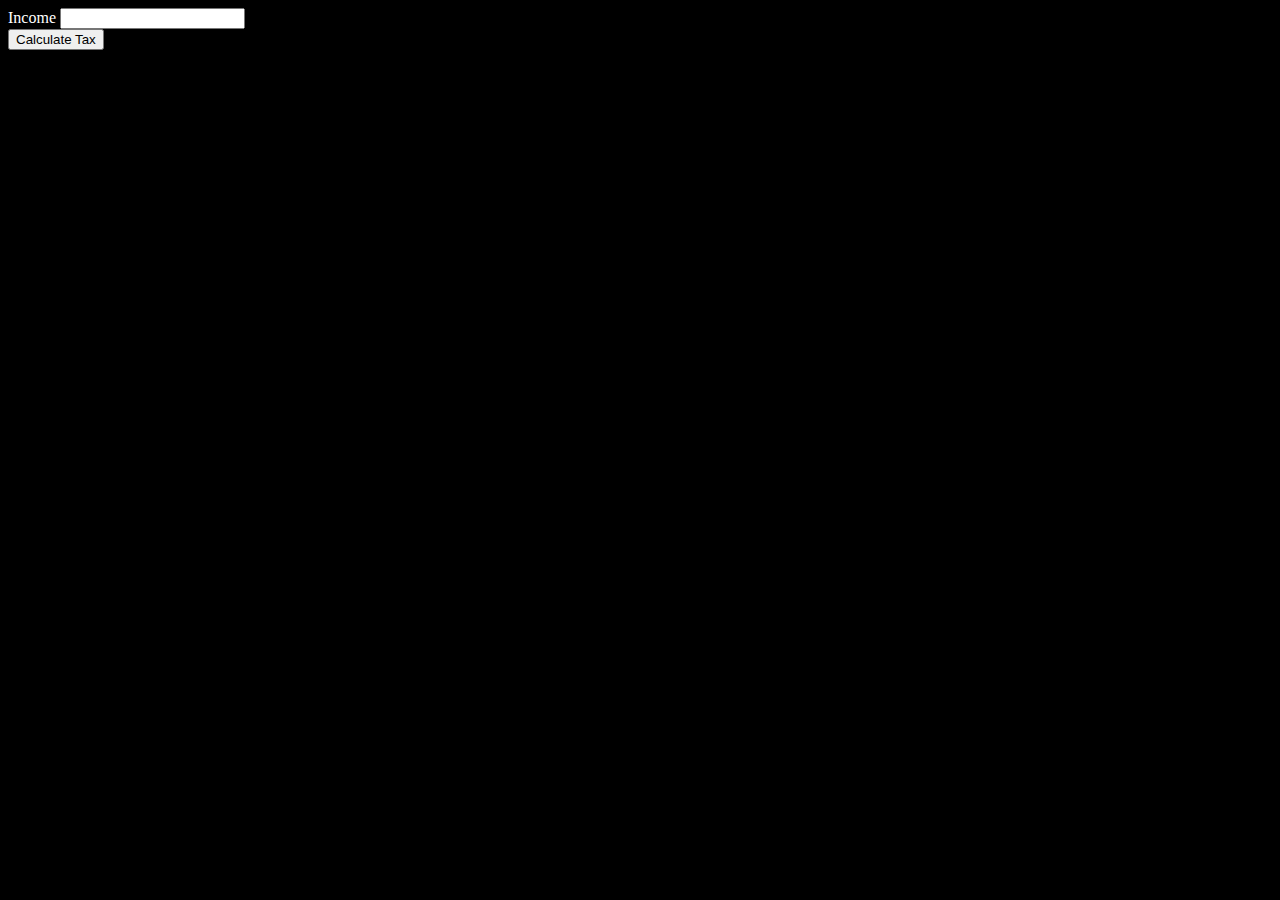
<file: Fourth/index.html>
<!DOCTYPE html>
<html lang="en">
<head>
    <meta charset="UTF-8">
    <meta name="viewport" content="width=device-width, initial-scale=1.0">
    <title>Income Tax Calculator</title>
</head>
<body style="background-color: black; color: white;">
    <form>
    <label for="">Income</label>
    <input type="number" id="income">
    <br>
    <button type="submit" id="submit">Calculate Tax</button>
    <h3> </h3>
    </form>
</body>
<script src="./fourth.js"></script>
</html>
</file>
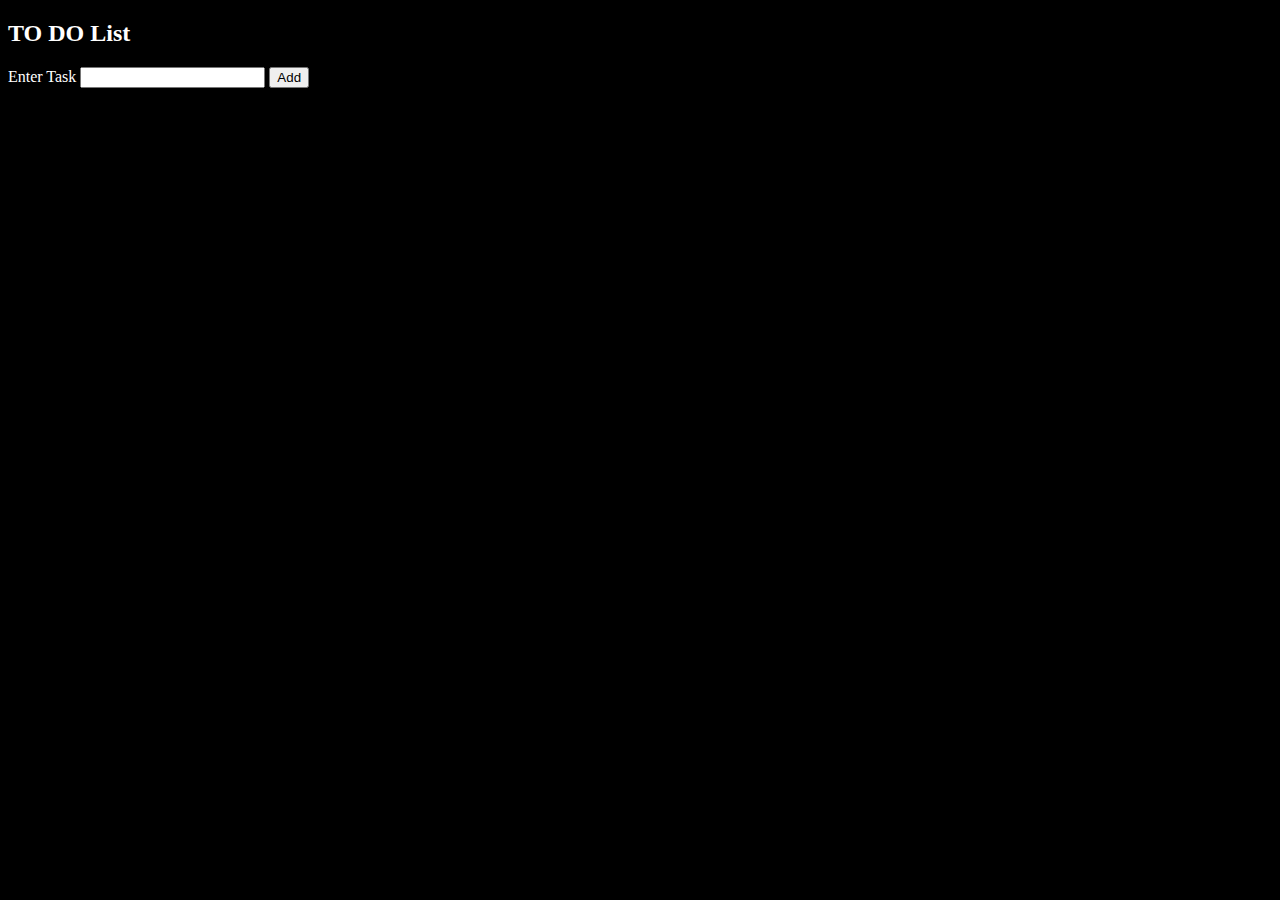
<file: Ninth/index.html>
<!DOCTYPE html>
<html lang="en">
<head>
    <meta charset="UTF-8">
    <meta name="viewport" content="width=device-width, initial-scale=1.0">
    <title>To Do List</title>
</head>
<body style="background-color: black; color: white;">
        <h2>TO DO List</h2>
    <form>
        <label for="Task">Enter Task </label>
        <input type="text" id="Task">
        <button type="submit">Add</button>
    </form>
    <br>

    <div id="AllTask"></div>
    
</body>
<script src="./nine.js"></script>
</html>
</file>
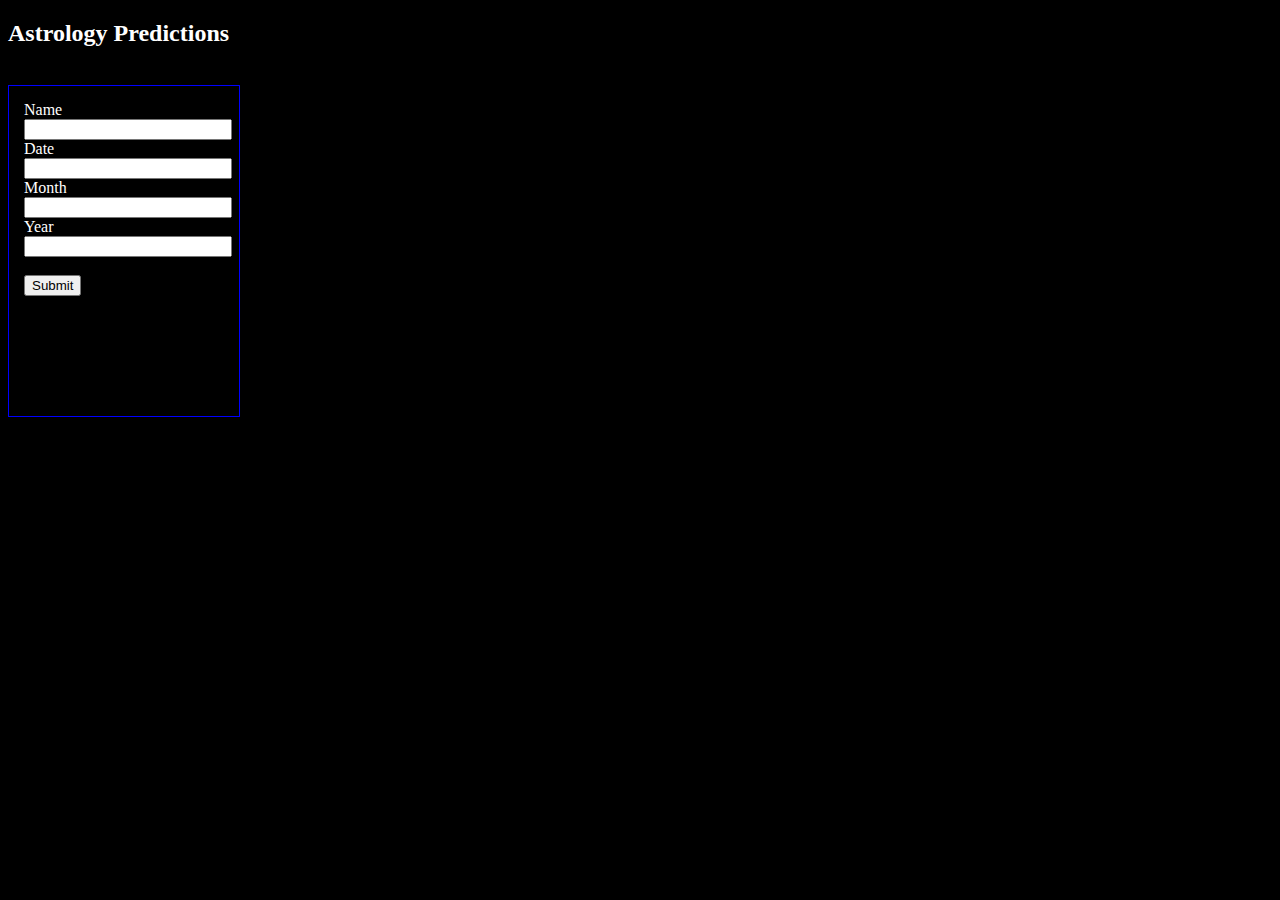
<file: Seventh/index.html>
<!DOCTYPE html>
<html lang="en">
<head>
    <meta charset="UTF-8">
    <meta name="viewport" content="width=device-width, initial-scale=1.0">
    <title>Astrology Calculator</title>
</head>
<body style="background-color: black; color: white; justify-content: center; align-items: center;">
    
    <form id="astroForm">
    <h2 style="display: block;">Astrology Predictions</h2> 
    <br><div id="parent-container" style="border: 1px solid blue; height: 300px; width: 200px; padding: 15px;"  >
    
    <label for="Name">Name</label>
    <input type="text" id="name" style="width: 100%;">
    <br>
    <label for="Date" required >Date</label><br>
    <input type="number" id="date" min="1" max="31" style="width: 100%; ">
    <br>
    <label for="Month" >Month</label><br>
    <input type="number" id="month" min="1" max="12" style="width: 100%;">
    <br>
    <label for="Year">Year</label>
    <input type="number" id="year" min="1920" max="2026" style="width: 100%;">
    <br>
    <br>
    <button>Submit</button>
    </form>
    <p></p>
    </div>
</body>
<script src="./seven.js"></script>
</html>
</file>
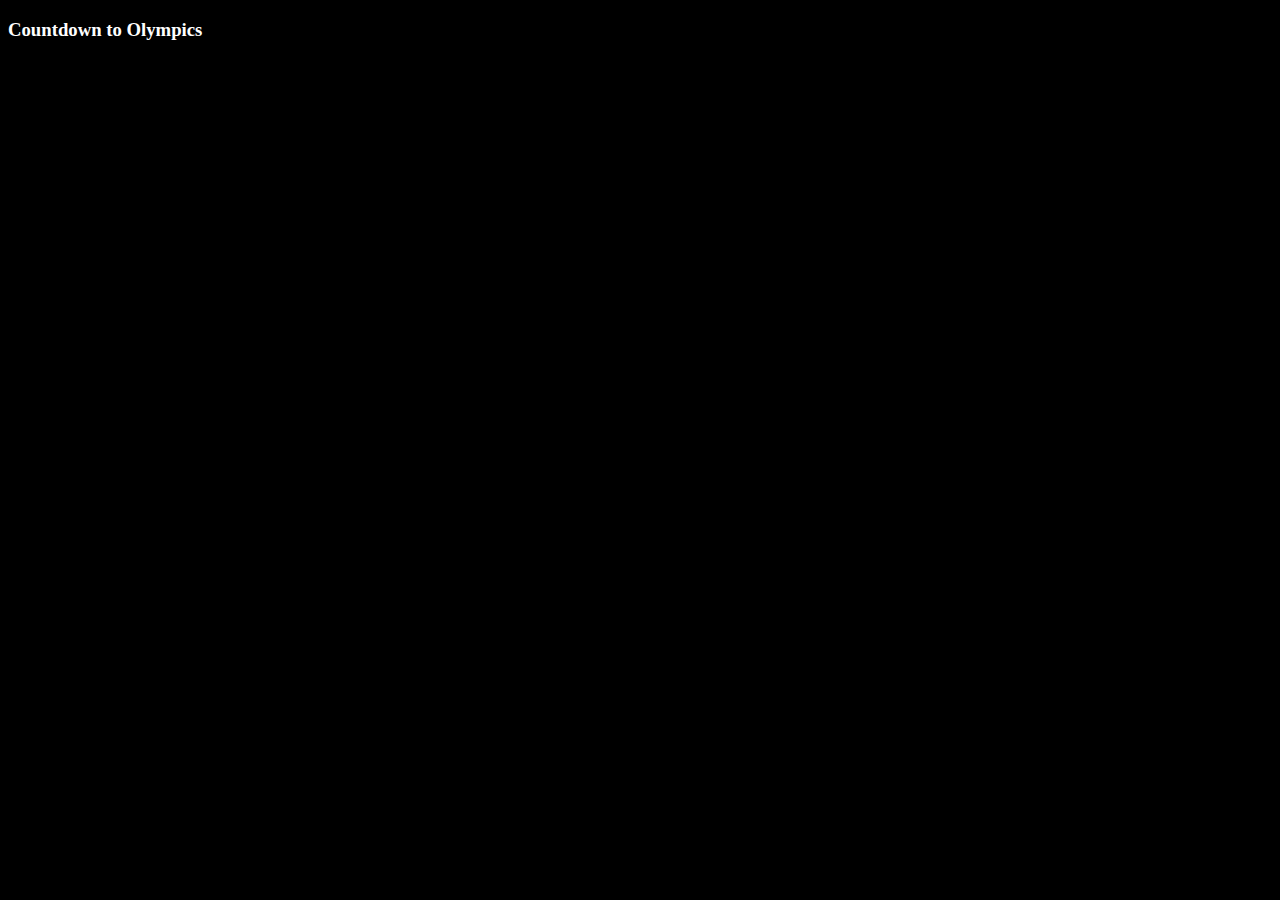
<file: Sixth/index.html>
<!DOCTYPE html>
<html lang="en">
<head>
    <meta charset="UTF-8">
    <meta name="viewport" content="width=device-width, initial-scale=1.0">
    <title>Olympic Start Date</title>
</head>
<body style="background-color: black; color: white; ">
    <h3>Countdown to Olympics</h3>
    <br><br>
    <div id="result" style="margin: 10px 20px; border-color: white;"></div>
</body>
<script src="./sixth.js"></script>
</html>
</file>
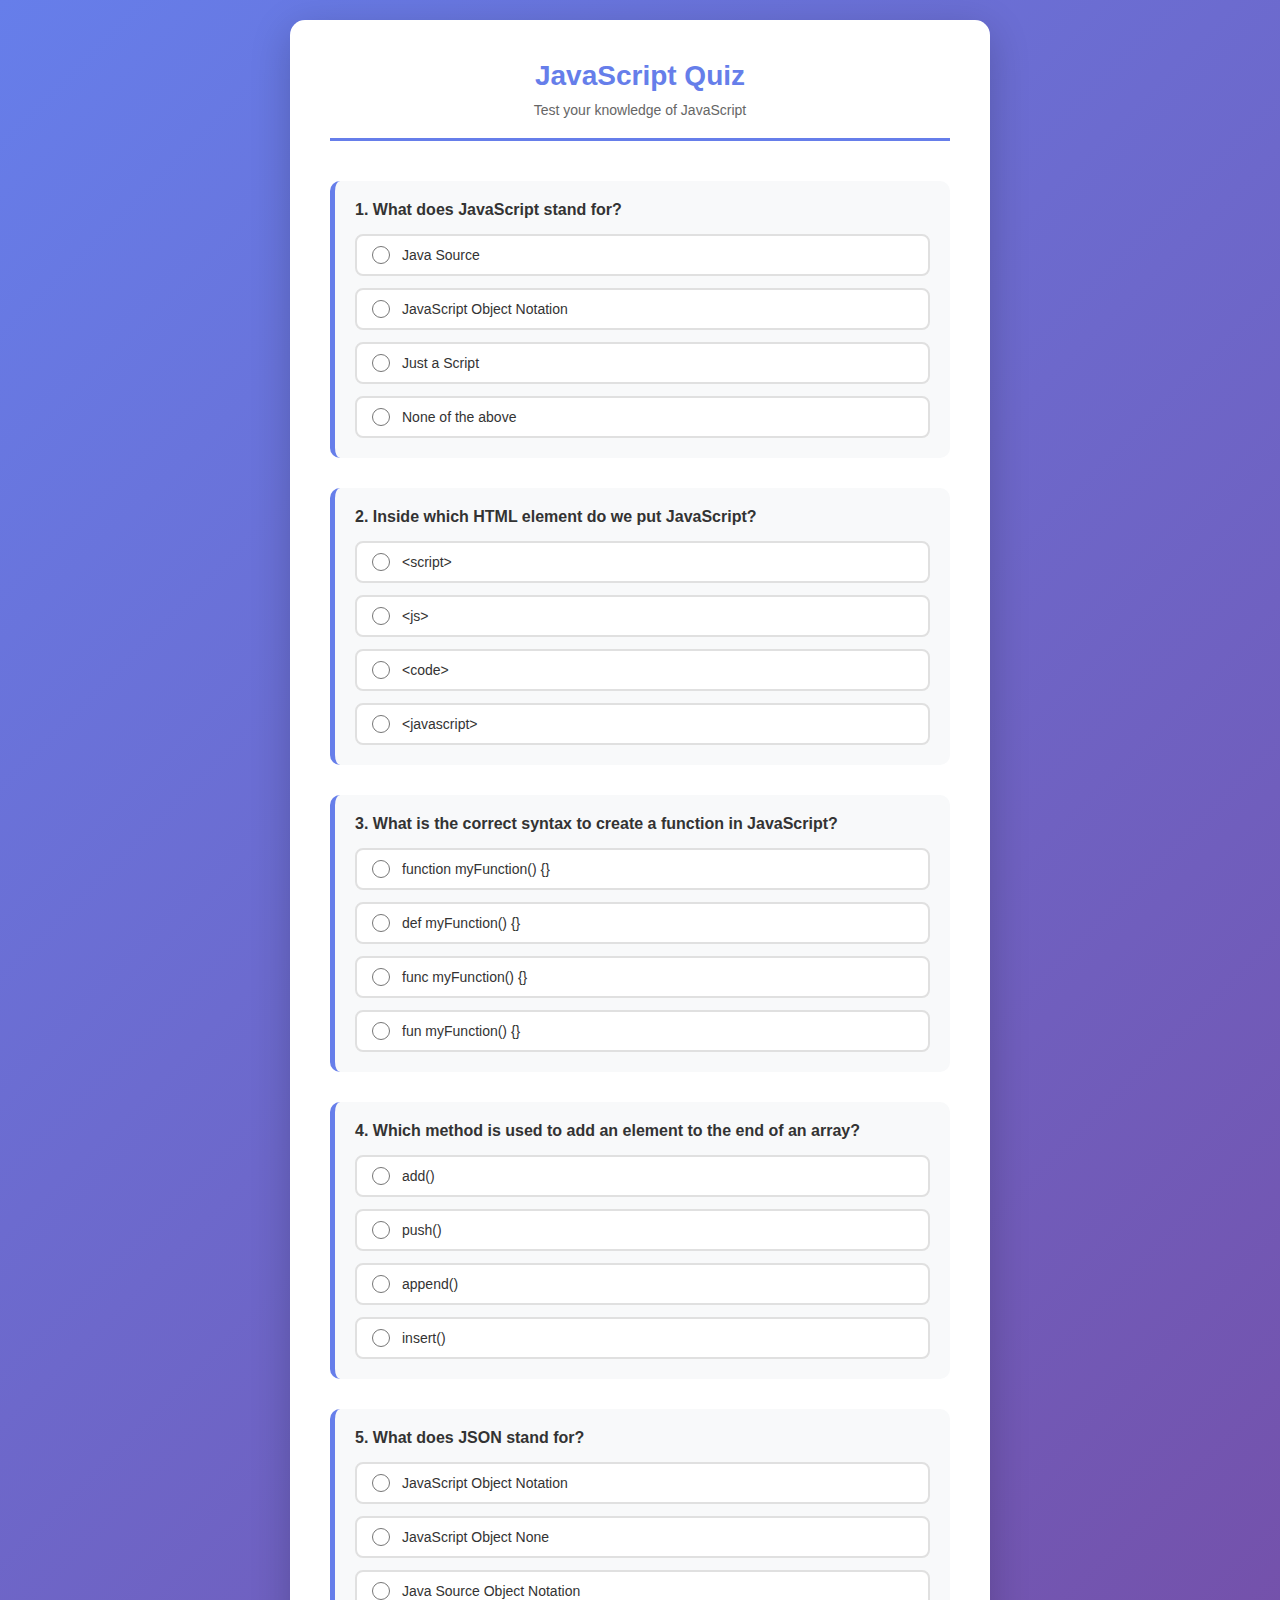
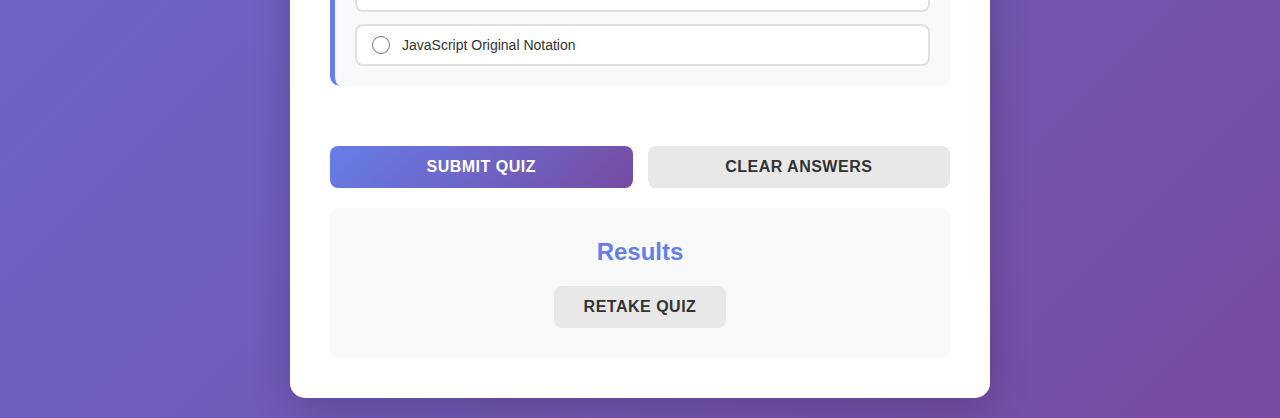
<file: Tenth/index.html>
<!DOCTYPE html>
<html lang="en">
<head>
    <meta charset="UTF-8">
    <meta name="viewport" content="width=device-width, initial-scale=1.0">
    <title>Quiz Form</title>
    <link rel="stylesheet" href="styles.css">
</head>
<body>
    <div class="quiz-container">
        <div class="quiz-header">
            <h1>JavaScript Quiz</h1>
            <p>Test your knowledge of JavaScript</p>
        </div>
        
        <form class="quiz-form" id="quizForm">
            <!-- Question 1 -->
            <div class="question">
                <h3>1. What does JavaScript stand for?</h3>
                <div class="options">
                    <label class="option">
                        <input type="radio" name="q1" value="javasource"> Java Source
                    </label>
                    <label class="option">
                        <input type="radio" name="q1" value="JavaScriptObjectNotation"> JavaScript Object Notation
                    </label>
                    <label class="option">
                        <input type="radio" name="q1" value="justascript"> Just a Script
                    </label>
                    <label class="option">
                        <input type="radio" name="q1" value="noneoftheabove"> None of the above
                    </label>
                </div>
            </div>

            <!-- Question 2 -->
            <div class="question">
                <h3>2. Inside which HTML element do we put JavaScript?</h3>
                <div class="options">
                    <label class="option">
                        <input type="radio" name="q2" value="script"> &lt;script&gt;
                    </label>
                    <label class="option">
                        <input type="radio" name="q2" value="js"> &lt;js&gt;
                    </label>
                    <label class="option">
                        <input type="radio" name="q2" value="code"> &lt;code&gt;
                    </label>
                    <label class="option">
                        <input type="radio" name="q2" value="javascript"> &lt;javascript&gt;
                    </label>
                </div>
            </div>

            <!-- Question 3 -->
            <div class="question">
                <h3>3. What is the correct syntax to create a function in JavaScript?</h3>
                <div class="options">
                    <label class="option">
                        <input type="radio" name="q3" value="functionmyFunction"> function myFunction() {}
                    </label>
                    <label class="option">
                        <input type="radio" name="q3" value="defMyFunction"> def myFunction() {}
                    </label>
                    <label class="option">
                        <input type="radio" name="q3" value="funcMyFunction"> func myFunction() {}
                    </label>
                    <label class="option">
                        <input type="radio" name="q3" value="funMyFunction"> fun myFunction() {}
                    </label>
                </div>
            </div>

            <!-- Question 4 -->
            <div class="question">
                <h3>4. Which method is used to add an element to the end of an array?</h3>
                <div class="options">
                    <label class="option">
                        <input type="radio" name="q4" value="add"> add()
                    </label>
                    <label class="option">
                        <input type="radio" name="q4" value="push"> push()
                    </label>
                    <label class="option">
                        <input type="radio" name="q4" value="append"> append()
                    </label>
                    <label class="option">
                        <input type="radio" name="q4" value="insert"> insert()
                    </label>
                </div>
            </div>

            <!-- Question 5 -->
            <div class="question">
                <h3>5. What does JSON stand for?</h3>
                <div class="options">
                    <label class="option">
                        <input type="radio" name="q5" value="javascriptObjectNotation"> JavaScript Object Notation
                    </label>
                    <label class="option">
                        <input type="radio" name="q5" value="javascriptObjectNone"> JavaScript Object None
                    </label>
                    <label class="option">
                        <input type="radio" name="q5" value="javasourceobjectnotation"> Java Source Object Notation
                    </label>
                    <label class="option">
                        <input type="radio" name="q5" value="jsoriginalnotation"> JavaScript Original Notation
                    </label>
                </div>
            </div>

            <!-- Buttons -->
            <div class="form-buttons">
                <button type="submit" class="btn btn-submit">Submit Quiz</button>
                <button type="reset" class="btn btn-reset">Clear Answers</button>
            </div>
        </form>

        <!-- Results -->
        <div class="quiz-results" id="quizResults">
            <h2>Results</h2>
            <p id="scoreMessage"></p>
            <button type="button" class="btn btn-reset" onclick="location.reload()">Retake Quiz</button>
        </div>
    </div>

</body>
<script src="ten.js"></script>
</html>
</file>
<file: Tenth/styles.css>
/* Global Styles */
* {
    margin: 0;
    padding: 0;
    box-sizing: border-box;
}

body {
    font-family: 'Segoe UI', Tahoma, Geneva, Verdana, sans-serif;
    background: linear-gradient(135deg, #667eea 0%, #764ba2 100%);
    min-height: 100vh;
    display: flex;
    justify-content: center;
    align-items: center;
    padding: 20px;
}

/* Quiz Container */
.quiz-container {
    background: white;
    border-radius: 15px;
    box-shadow: 0 10px 40px rgba(0, 0, 0, 0.2);
    max-width: 700px;
    width: 100%;
    padding: 40px;
    animation: slideIn 0.5s ease-out;
}

@keyframes slideIn {
    from {
        opacity: 0;
        transform: translateY(30px);
    }
    to {
        opacity: 1;
        transform: translateY(0);
    }
}

/* Quiz Header */
.quiz-header {
    text-align: center;
    margin-bottom: 40px;
    border-bottom: 3px solid #667eea;
    padding-bottom: 20px;
}

.quiz-header h1 {
    color: #667eea;
    font-size: 28px;
    margin-bottom: 10px;
}

.quiz-header p {
    color: #666;
    font-size: 14px;
}

/* Quiz Form */
.quiz-form {
    display: flex;
    flex-direction: column;
    gap: 30px;
}

/* Question Styling */
.question {
    padding: 20px;
    background: #f8f9fa;
    border-radius: 10px;
    border-left: 5px solid #667eea;
    transition: all 0.3s ease;
}

.question:hover {
    background: #f0f2ff;
    box-shadow: 0 5px 15px rgba(102, 126, 234, 0.1);
}

.question h3 {
    color: #333;
    font-size: 16px;
    margin-bottom: 15px;
    font-weight: 600;
}

/* Options */
.options {
    display: flex;
    flex-direction: column;
    gap: 12px;
}

.option {
    display: flex;
    align-items: center;
    padding: 10px 15px;
    background: white;
    border: 2px solid #e0e0e0;
    border-radius: 8px;
    cursor: pointer;
    transition: all 0.3s ease;
    font-size: 14px;
    color: #333;
}

.option:hover {
    background: #f0f2ff;
    border-color: #667eea;
}

.option input[type="radio"] {
    margin-right: 12px;
    cursor: pointer;
    width: 18px;
    height: 18px;
    accent-color: #667eea;
}

.option input[type="radio"]:checked + * {
    color: #667eea;
    font-weight: 600;
}

/* Form Buttons */
.form-buttons {
    display: flex;
    gap: 15px;
    justify-content: center;
    margin-top: 30px;
    flex-wrap: wrap;
}

.btn {
    padding: 12px 30px;
    font-size: 16px;
    border: none;
    border-radius: 8px;
    cursor: pointer;
    font-weight: 600;
    transition: all 0.3s ease;
    text-transform: uppercase;
    letter-spacing: 0.5px;
}

.btn-submit {
    background: linear-gradient(135deg, #667eea 0%, #764ba2 100%);
    color: white;
    flex: 1;
    min-width: 150px;
}

.btn-submit:hover {
    transform: translateY(-2px);
    box-shadow: 0 8px 20px rgba(102, 126, 234, 0.4);
}

.btn-submit:active {
    transform: translateY(0);
}

.btn-reset {
    background: #e8e8e8;
    color: #333;
    flex: 1;
    min-width: 150px;
}

.btn-reset:hover {
    background: #d0d0d0;
    transform: translateY(-2px);
    box-shadow: 0 8px 20px rgba(0, 0, 0, 0.1);
}

.btn-reset:active {
    transform: translateY(0);
}

/* Quiz Results */
.quiz-results {
    text-align: center;
    padding: 30px;
    background: #f8f9fa;
    border-radius: 10px;
    margin-top: 20px;
    animation: fadeIn 0.5s ease-out;
}

@keyframes fadeIn {
    from {
        opacity: 0;
    }
    to {
        opacity: 1;
    }
}

.quiz-results h2 {
    color: #667eea;
    margin-bottom: 15px;
    font-size: 24px;
}

.quiz-results p {
    color: #666;
    font-size: 18px;
    margin-bottom: 20px;
    line-height: 1.6;
}

#scoreMessage {
    font-size: 22px;
    font-weight: 600;
    color: #764ba2;
}

/* Responsive Design */
@media (max-width: 600px) {
    .quiz-container {
        padding: 25px;
    }

    .quiz-header h1 {
        font-size: 24px;
    }

    .form-buttons {
        flex-direction: column;
    }

    .btn {
        width: 100%;
    }

    .question {
        padding: 15px;
    }

    .question h3 {
        font-size: 15px;
    }

    .option {
        font-size: 13px;
    }
}
</file>
